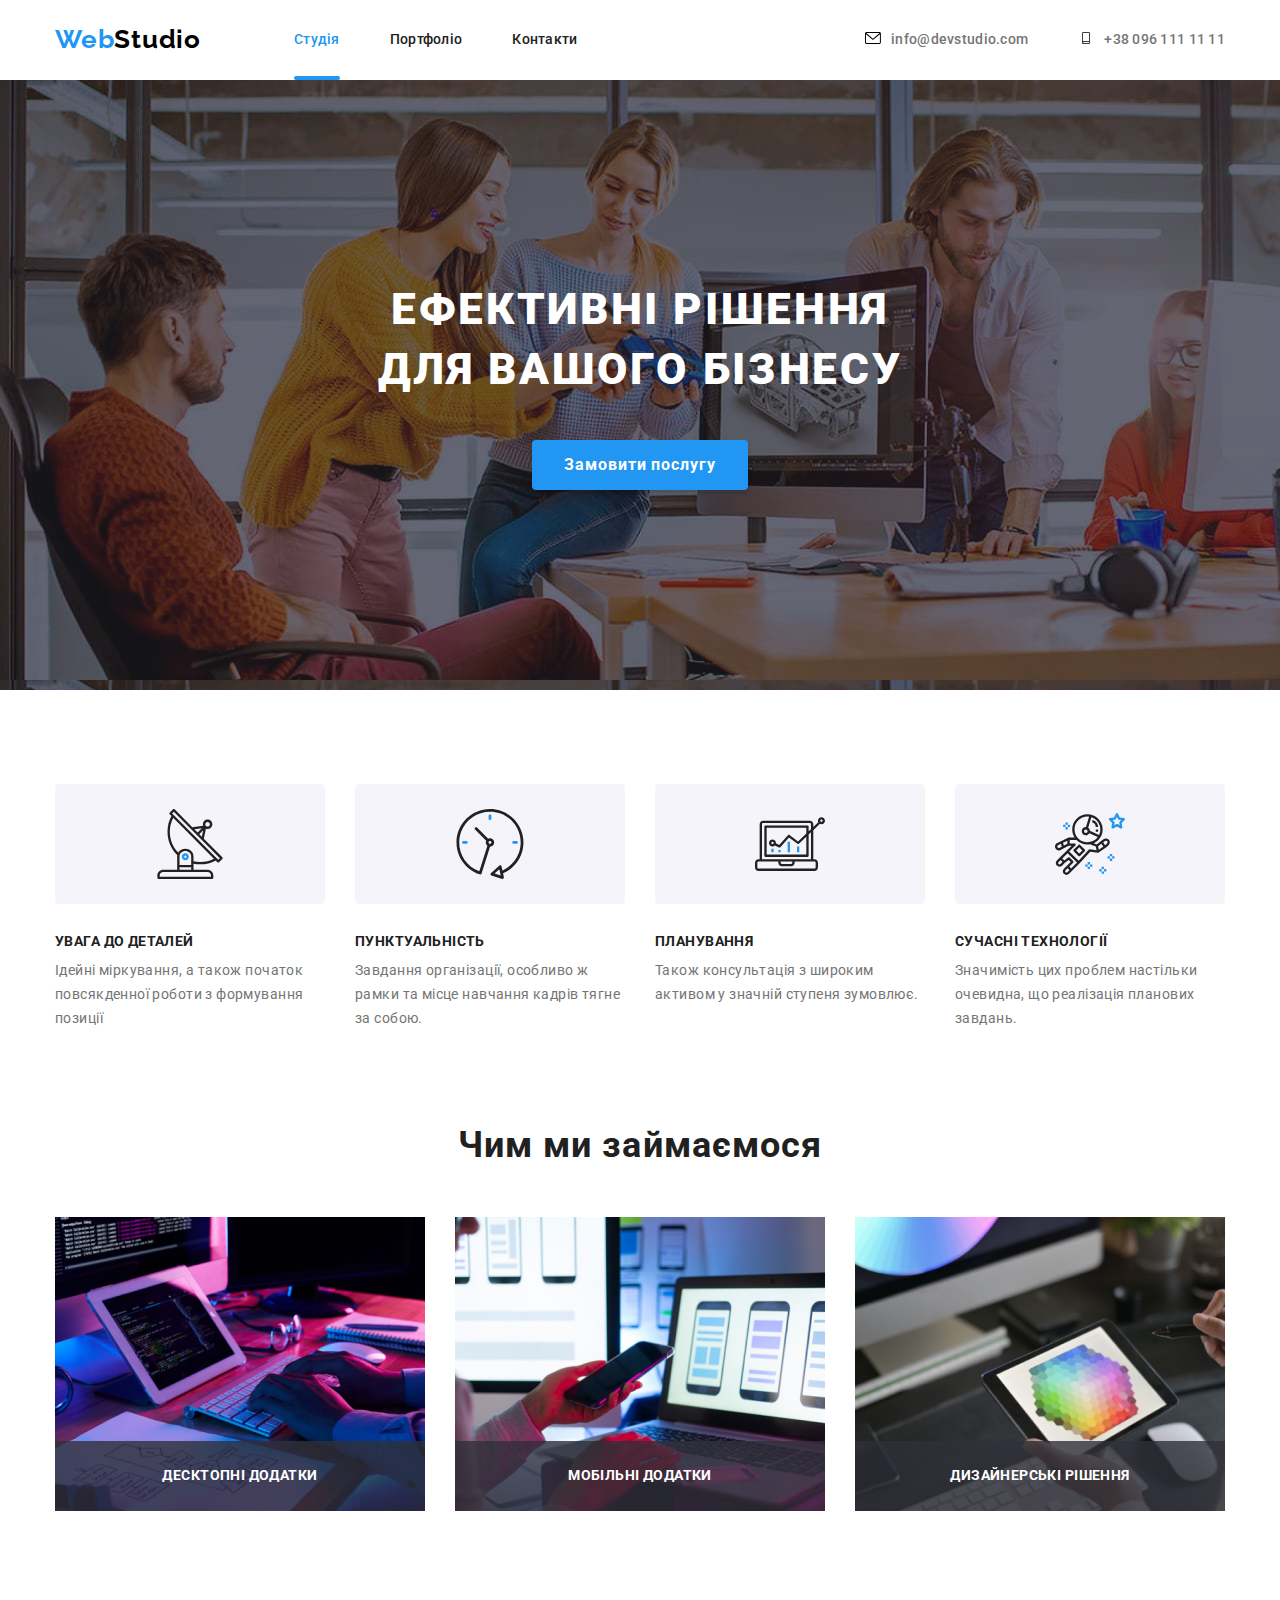
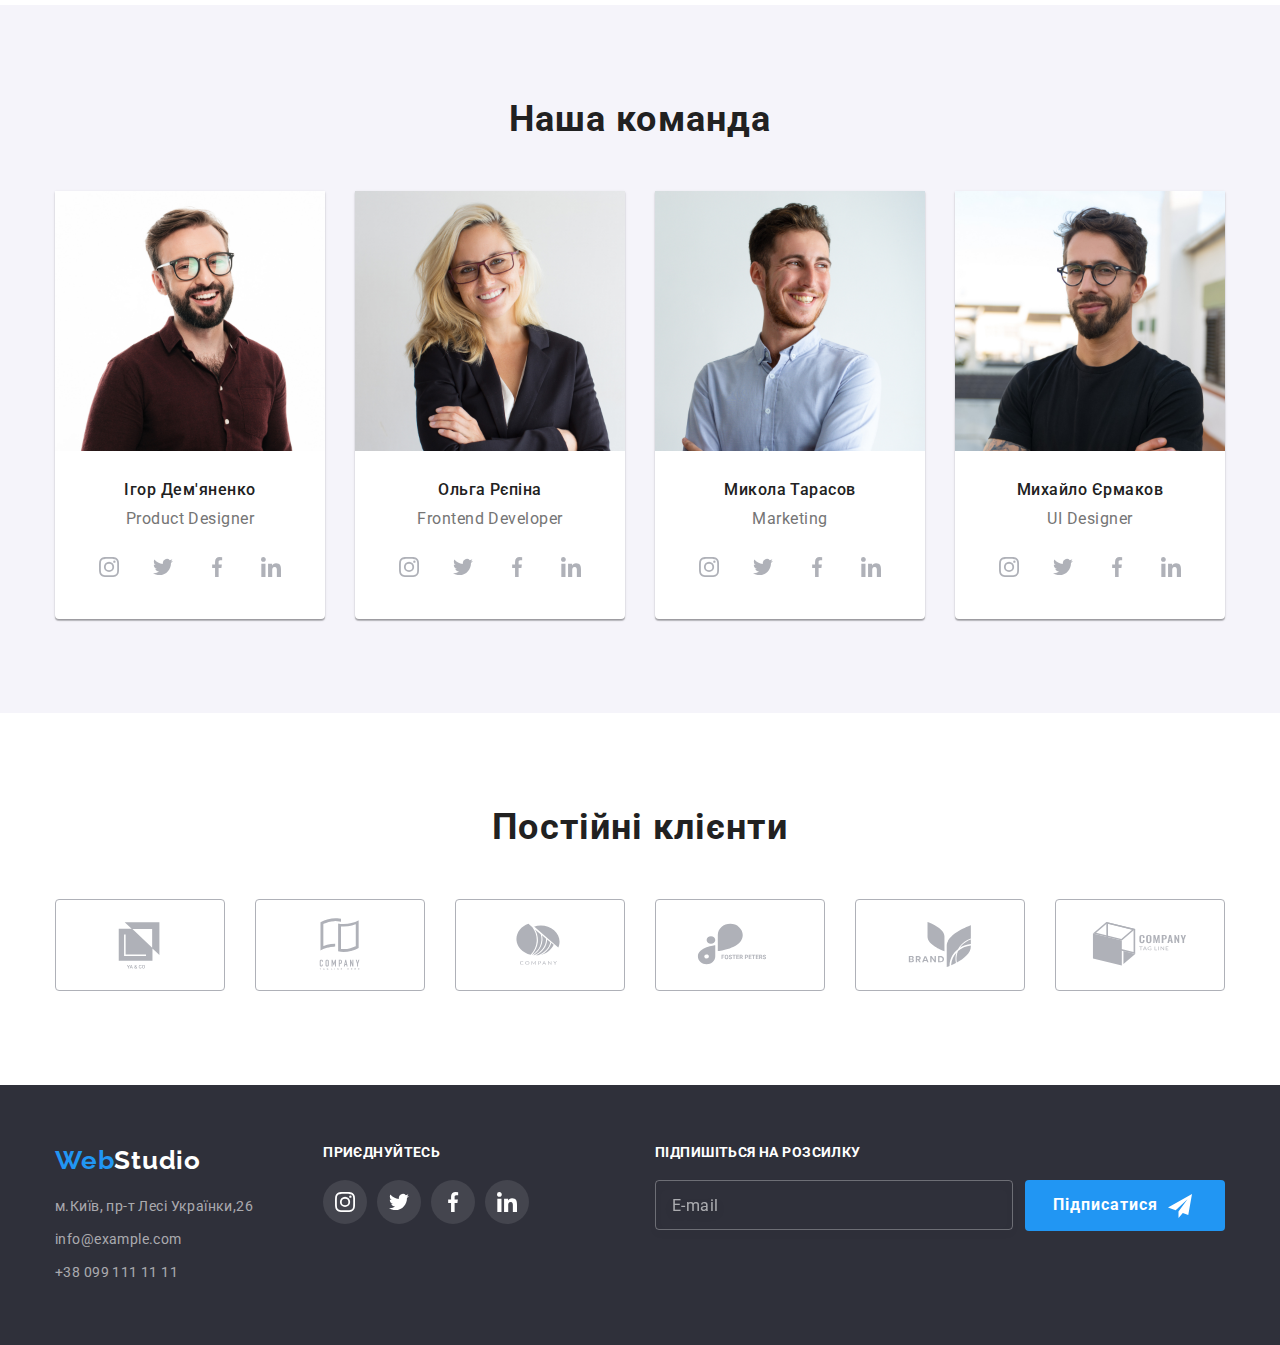
<file: index.html>
<!DOCTYPE html>
<html lang="uk">
  <head>
    <meta charset="UTF-8" />
    <meta http-equiv="X-UA-Compatible" content="IE=edge" />
    <meta name="viewport" content="width=device-width, initial-scale=1.0" />
    <link
      rel="stylesheet"
      href="https://cdnjs.cloudflare.com/ajax/libs/modern-normalize/1.0.0/modern-normalize.min.css"
    />
    <link rel="preconnect" href="https://fonts.googleapis.com" />
    <link rel="preconnect" href="https://fonts.gstatic.com" crossorigin />
    <link
      href="https://fonts.googleapis.com/css2?family=Raleway:wght@700&family=Roboto:wght@400;500;700;900&display=swap"
      rel="stylesheet"
    />
    <!-- <link rel="stylesheet" href="./css/style.css" /> -->
    <link rel="stylesheet" href="./css/main.min.css" />
    <title>Студія</title>
  </head>

  <body>
    <header class="header header__border">
      <div class="container header__container">
        <a href="./index.html" class="logo"
          ><span class="logo__web-part">Web</span>Studio</a
        >
        <nav class="navigation">
          <ul class="navigation__list">
            <li class="navigation__item">
              <a class="navigation__link current" href="./index.html">Студія</a>
            </li>
            <li class="navigation__item">
              <a class="navigation__link" href="./portfolio.html">Портфоліо</a>
            </li>
            <li class="navigation__item">
              <a class="navigation__link" href="">Контакти</a>
            </li>
          </ul>
        </nav>
        <ul class="contact">
          <li class="contact__item">
            <a class="contact__link link" href="mailto:info@devstudio.com">
              <svg class="contact__icon" width="16" height="12">
                <use href="./images/icons.svg#icon-envelope"></use>
              </svg>info@devstudio.com</a>
          </li>
          <li class="contact__item">
            <a class="contact__link" href="tel:+380961111111">
              <svg class="contact__icon" width="16" height="12">
                <use href="./images/icons.svg#icon-smartphone"></use>
              </svg>+38 096 111 11 11</a>
          </li>
        </ul>
      </div>
    </header>

    <main>
      <section class="hero">
        <div class="container">
          <h1 class="hero__title">Ефективні рішення <br />для вашого бізнесу</h1>
          <button type="button" class="hero__btn" data-modal-open>
            Замовити послугу
          </button>
        </div>
      </section>

      <section class="benefits">
        <div class="container">
          <h2 hidden class="benefits__title"></h2>
          <ul class="benefits__list">
            <li class="benefits__item">
              <div class="benefits__icon-box">
                <svg class="benefits__icon" width="70" height="70">
                  <use href="./images/icons.svg#icon-antenna"></use>
                </svg>
              </div>
              <h3 class="benefits__title">Увага до деталей</h3>
              <p class="benefits__text">
                Ідейні міркування, а також початок повсякденної роботи з
                формування позиції
              </p>
            </li>
            <li class="benefits__item">
              <div class="benefits__icon-box">
                <svg class="benefits__icon" width="70" height="70">
                  <use href="./images/icons.svg#icon-clock"></use>
                </svg>
              </div>
              <h3 class="benefits__title">Пунктуальність</h3>
              <p class="benefits__text">
                Завдання організації, особливо ж рамки та місце навчання кадрів
                тягне за собою.
              </p>
            </li>
            <li class="benefits__item">
              <div class="benefits__icon-box">
                <svg class="benefits__icon" width="70" height="70">
                  <use href="./images/icons.svg#icon-diagram"></use>
                </svg>
              </div>
              <h3 class="benefits__title">Планування</h3>
              <p class="benefits__text">
                Також консультація з широким активом у значній ступеня зумовлює.
              </p>
            </li>
            <li class="benefits__item">
              <div class="benefits__icon-box">
                <svg class="benefits__icon" width="70" height="70">
                  <use href="./images/icons.svg#icon-astronaut"></use>
                </svg>
              </div>
              <h3 class="benefits__title">Сучасні технології</h3>
              <p class="benefits__text">
                Значимість цих проблем настільки очевидна, що реалізація
                планових завдань.
              </p>
            </li>
          </ul>
        </div>
      </section>

      <section class="services">
        <div class="container">
          <h2 class="services__title">Чим ми займаємося</h2>
          <ul class="services__list">
            <li class="services__item">
              <div class="services__thumb">
                <img
                  class="services__img"
                  src="./images/img1.jpg"
                  alt="фото"
                  width="370"
                  height="294"
                />
                <p class="services__description">Десктопні додатки</p>
              </div>
            </li>

            <li class="services__item">
              <div class="services__thumb">
                <img
                  class="services__img"
                  src="./images/img2.jpg"
                  alt="фото"
                  width="370"
                  height="294"
                />
                <p class="services__description">Мобільні додатки</p>
              </div>
            </li>
            <li class="services__item">
              <div class="services__thumb">
                <img
                  class="services__img"
                  src="./images/img3.jpg"
                  alt="фото"
                  width="370"
                  height="294"
                />
                <p class="services__description">Дизайнерські рішення</p>
              </div>
            </li>
          </ul>
        </div>
      </section>

      <section class="team">
        <div class="container">
          <h2 class="team__main-title ">Наша команда</h2>
          <ul class="team__list">
            <li class="team__member">
              <img
                class="team__member-img"
                src="./images/img4.jpg"
                alt="Фото Ігоря"
                width="270"
                height="260"
              />
              <div class="team__description">
                <h3 class="team__title">Ігор Дем'яненко</h3>
                <p class="team__text" lang="en">Product Designer</p>
                <ul class="team__soc-list">
                  <li class="team__soc-item">
                    <a href="" class="team__soc-link">
                      <svg class="team__soc-icon" width="20" height="20">
                        <use href="./images/icons.svg#icon-instagram-2"></use>
                      </svg>
                    </a>
                  </li>
                  <li class="team__soc-item">
                    <a href="" class="team__soc-link">
                      <svg class="team__soc-icon" width="20" height="20">
                        <use href="./images/icons.svg#icon-twitter"></use>
                      </svg>
                    </a>
                  </li>
                  <li class="team__soc-item">
                    <a href="" class="team__soc-link">
                      <svg class="team__soc-icon" width="20" height="20">
                        <use href="./images/icons.svg#icon-facebook-1"></use>
                      </svg>
                    </a>
                  </li>
                  <li class="team__soc-item">
                    <a href="" class="team__soc-link">
                      <svg class="team__soc-icon" width="20" height="20">
                        <use href="./images/icons.svg#icon-linkedin-1"></use>
                      </svg>
                    </a>
                  </li>
                </ul>
              </div>
            </li>
            <li class="team__member">
              <img
                class="team__member-img"
                src="./images/img5.jpg"
                alt="Фото Ольги"
                width="270"
                height="260"
              />
              <div class="team__description">
                <h3 class="team__title">Ольга Рєпіна</h3>
                <p class="team__text" lang="en">Frontend Developer</p>
                <ul class="team__soc-list">
                  <li class="team__soc-item">
                    <a href="" class="team__soc-link">
                      <svg class="team__soc-icon" width="20" height="20">
                        <use href="./images/icons.svg#icon-instagram-2"></use>
                      </svg>
                    </a>
                  </li>
                  <li class="team__soc-item">
                    <a href="" class="team__soc-link">
                      <svg class="team__soc-icon" width="20" height="20">
                        <use href="./images/icons.svg#icon-twitter"></use>
                      </svg>
                    </a>
                  </li>
                  <li class="team__soc-item">
                    <a href="" class="team__soc-link">
                      <svg class="team__soc-icon" width="20" height="20">
                        <use href="./images/icons.svg#icon-facebook-1"></use>
                      </svg>
                    </a>
                  </li>
                  <li class="team__soc-item">
                    <a href="" class="team__soc-link">
                      <svg class="team__soc-icon" width="20" height="20">
                        <use href="./images/icons.svg#icon-linkedin-1"></use>
                      </svg>
                    </a>
                  </li>
                </ul>
              </div>
            </li>
            <li class="team__member">
              <img
                class="team__member-img"
                src="./images/img6.jpg"
                alt="Фото Миколи"
                width="270"
                height="260"
              />
              <div class="team__description">
                <h3 class="team__title">Микола Тарасов</h3>
                <p class="team__text" lang="en">Marketing</p>
                <ul class="team__soc-list">
                  <li class="team__soc-item">
                    <a href="" class="team__soc-link">
                      <svg class="team__soc-icon" width="20" height="20">
                        <use href="./images/icons.svg#icon-instagram-2"></use>
                      </svg>
                    </a>
                  </li>
                  <li class="team__soc-item">
                    <a href="" class="team__soc-link">
                      <svg class="team__soc-icon" width="20" height="20">
                        <use href="./images/icons.svg#icon-twitter"></use>
                      </svg>
                    </a>
                  </li>
                  <li class="team__soc-item">
                    <a href="" class="team__soc-link">
                      <svg class="team__soc-icon" width="20" height="20">
                        <use href="./images/icons.svg#icon-facebook-1"></use>
                      </svg>
                    </a>
                  </li>
                  <li class="team__soc-item">
                    <a href="" class="team__soc-link">
                      <svg class="team__soc-icon" width="20" height="20">
                        <use href="./images/icons.svg#icon-linkedin-1"></use>
                      </svg>
                    </a>
                  </li>
                </ul>
              </div>
            </li>
            <li class="team__member">
              <img
                class="team__member-img"
                src="./images/img7.jpg"
                alt="Фото Михайла"
                width="270"
                height="260"
              />
              <div class="team__description">
                <h3 class="team__title">Михайло Єрмаков</h3>
                <p class="team__text" lang="en">UI Designer</p>
                <ul class="team__soc-list">
                  <li class="team__soc-item">
                    <a href="" class="team__soc-link">
                      <svg class="team__soc-icon" width="20" height="20">
                        <use href="./images/icons.svg#icon-instagram-2"></use>
                      </svg>
                    </a>
                  </li>
                  <li class="team__soc-item">
                    <a href="" class="team__soc-link">
                      <svg class="team__soc-icon" width="20" height="20">
                        <use href="./images/icons.svg#icon-twitter"></use>
                      </svg>
                    </a>
                  </li>
                  <li class="team__soc-item">
                    <a href="" class="team__soc-link">
                      <svg class="team__soc-icon" width="20" height="20">
                        <use href="./images/icons.svg#icon-facebook-1"></use>
                      </svg>
                    </a>
                  </li>
                  <li class="team__soc-item">
                    <a href="" class="team__soc-link">
                      <svg class="team__soc-icon" width="20" height="20">
                        <use href="./images/icons.svg#icon-linkedin-1"></use>
                      </svg>
                    </a>
                  </li>
                </ul>
              </div>
            </li>
          </ul>
        </div>
      </section>

      <section class="clients">
        <div class="container">
          <h2 class="clients__main-title">Постійні клієнти</h2>
          <ul class="clients__list">
            <li class="clients__item">
              <a href="" class="clients__link">
                <svg class="clients__icon" width="106" height="60">
                  <use href="./images/icons.svg#icon-Logo-1"></use>
                </svg>
              </a>
            </li>
            <li class="clients__item">
              <a href="" class="clients__link">
                <svg class="clients__icon" width="106" height="60">
                  <use href="./images/icons.svg#icon-Logo-2"></use>
                </svg>
              </a>
            </li>
            <li class="clients__item">
              <a href="" class="clients__link">
                <svg class="clients__icon" width="106" height="60">
                  <use href="./images/icons.svg#icon-Logo-3"></use>
                </svg>
              </a>
            </li>
            <li class="clients__item">
              <a href="" class="clients__link">
                <svg class="clients__icon" width="106" height="60">
                  <use href="./images/icons.svg#icon-Logo-4"></use>
                </svg>
              </a>
            </li>
            <li class="clients__item">
              <a href="" class="clients__link">
                <svg class="clients__icon" width="106" height="60">
                  <use href="./images/icons.svg#icon-Logo-5"></use>
                </svg>
              </a>
            </li>
            <li class="clients__item">
              <a href="" class="clients__link">
                <svg class="clients__icon" width="106" height="60">
                  <use href="./images/icons.svg#icon-Logo-6"></use>
                </svg>
              </a>
            </li>
          </ul>
        </div>
      </section>
    </main>

    <footer class="footer">
      <div class="container footer__container">
        <div class="footer__contact-links">
          <a href="./index.html" class="footer__logo"
            ><span class="logo__web-part">Web</span>Studio</a
          >
          <address>
            <ul class="footer__address-list">
              <li class="footer__address-item">
                <a
                  class="footer__address-link"
                  href="https://goo.gl/maps/e4QjuGKhDgKKB4nHA"
                  target="_blank"
                  rel="noopener norefferer nofollow"
                  >м.Київ, пр-т Лесі Українки,26</a
                >
              </li>
              <li class="footer__address-item">
                <a class="footer__address-link" href="mailto:info@example.com"
                  >info@example.com</a
                >
              </li>
              <li class="footer__address-item">
                <a class="footer__address-link" href="tel:+380991111111" target="_blank"
                  >+38 099 111 11 11</a
                >
              </li>
            </ul>
          </address>
        </div>

        <div class="footer__soc">
          <h3 class="footer__title">приєднуйтесь</h3>
          <ul class="footer__soc-list">
            <li class="footer__soc-item">
              <a
                href="https://www.instagram.com"
                class="footer__soc-link"
                target="_blank"
              >
                <svg class="footer__soc-icon" width="20" height="20">
                  <use href="./images/icons.svg#icon-instagram-2"></use>
                </svg>
              </a>
            </li>
            <li class="footer__soc-item">
              <a
                href="https://twitter.com/home?lang=uk"
                class="footer__soc-link"
                target="_blank"
              >
                <svg class="footer__soc-icon" width="20" height="20">
                  <use href="./images/icons.svg#icon-twitter"></use>
                </svg>
              </a>
            </li>
            <li class="footer__soc-item">
              <a
                href="https://www.facebook.com"
                class="footer__soc-link"
                target="_blank"
              >
                <svg class="footer__soc-icon" width="20" height="20">
                  <use href="./images/icons.svg#icon-facebook-1"></use>
                </svg>
              </a>
            </li>
            <li class="footer__soc-item">
              <a
                href="https://www.linkedin.com"
                class="footer__soc-link"
                target="_blank"
              >
                <svg class="footer__soc-icon" width="20" height="20">
                  <use href="./images/icons.svg#icon-linkedin-1"></use>
                </svg>
              </a>
            </li>
          </ul>
        </div>
        <form class="footer__newsletter">
          <h3 class="footer__newsletter-title">Підпишіться на розсилку</h3>

          <div class="footer__newsletter-thumb">
            <input type="email" name="footer-email" placeholder="E-mail" />
            <button type="submit" class="footer__newsletter-btn">
              Підписатися
              <svg class="footer__send-icon" height="24" width="24">
                <use href="./images/icons.svg#icon-send"></use>
              </svg>
            </button>
          </div>
        </form>
      </div>
    </footer>

    <div class="backdrop is-hidden" data-modal>
      <div class="modal">
        <button type="button" class="modal__btn-close" data-modal-close>
          <svg class="modal__close-icon" width="18" height="18">
            <use href="./images/icons.svg#icon-close-black"></use>
          </svg>
        </button>
        <p class="modal__title">Залиште свої дані, ми вам передзвонимо</p>
        <form class="modal__form">
          <div class="modal__input-wrap">
            <label>
              <span class="modal__input-title">Ім'я</span>
              <div class="modal__input-thumb">
                <input
                  type="text"
                  name="username"
                  class="modal__form-input"
                  required
                />
                <svg class="modal__contact-icon" width="18" height="18">
                  <use href="./images/icons.svg#icon-modal-username-icon"></use>
                </svg>
              </div>
            </label>
          </div>
          <div class="modal__input-wrap">
            <label
              ><span class="modal__input-title">Телефон</span>
              <div class="modal__input-thumb">
                <input type="tel" name="tel" class="modal__form-input" required />
                <svg class="modal__contact-icon" width="18" height="18">
                  <use href="./images/icons.svg#icon-modal-phone-icon"></use>
                </svg>
              </div>
            </label>
          </div>
          <div class="modal__input-wrap">
            <label
              ><span class="modal__input-title">Пошта</span>
              <div class="modal__input-thumb">
                <input type="email" name="mail" class="modal__form-input" required />
                <svg class="modal__contact-icon" width="18" height="18">
                  <use href="./images/icons.svg#icon-modal-email-icon"></use>
                </svg>
              </div>
            </label>
          </div>
          <div class="modal__input-wrap">
            <label>
              <span class="modal__input-title">Коментар</span>
              <textarea
                name="feedback"
                class="modal__feedback-form"
                placeholder="Введіть текст"
              ></textarea>
            </label>
          </div>
          <div class="user-policy">
            <label class="user-policy__check-label">
              <input
                type="checkbox"
                name="policy"
                value="true"
                class="user-policy__input-check visually-hidden"
                required
              />
              <span class="user-policy__checkbox-wrap">
                <svg class="user-policy__check-icon" width="14" height="13">
                  <use href="./images/icons.svg#icon-check-icon"></use>
                </svg>
              </span>
               Погоджуюся з розсилкою та приймаю<a href="#" class="user-policy__agreement">
                Умови договору</a
              ></label
            >
          </div>
          <button type="submit" class="modal__send-btn">Відправити</button>
        </form>
      </div>
    </div>

    <script src="./js/modal.js"></script>
  </body>
</html>
</file>
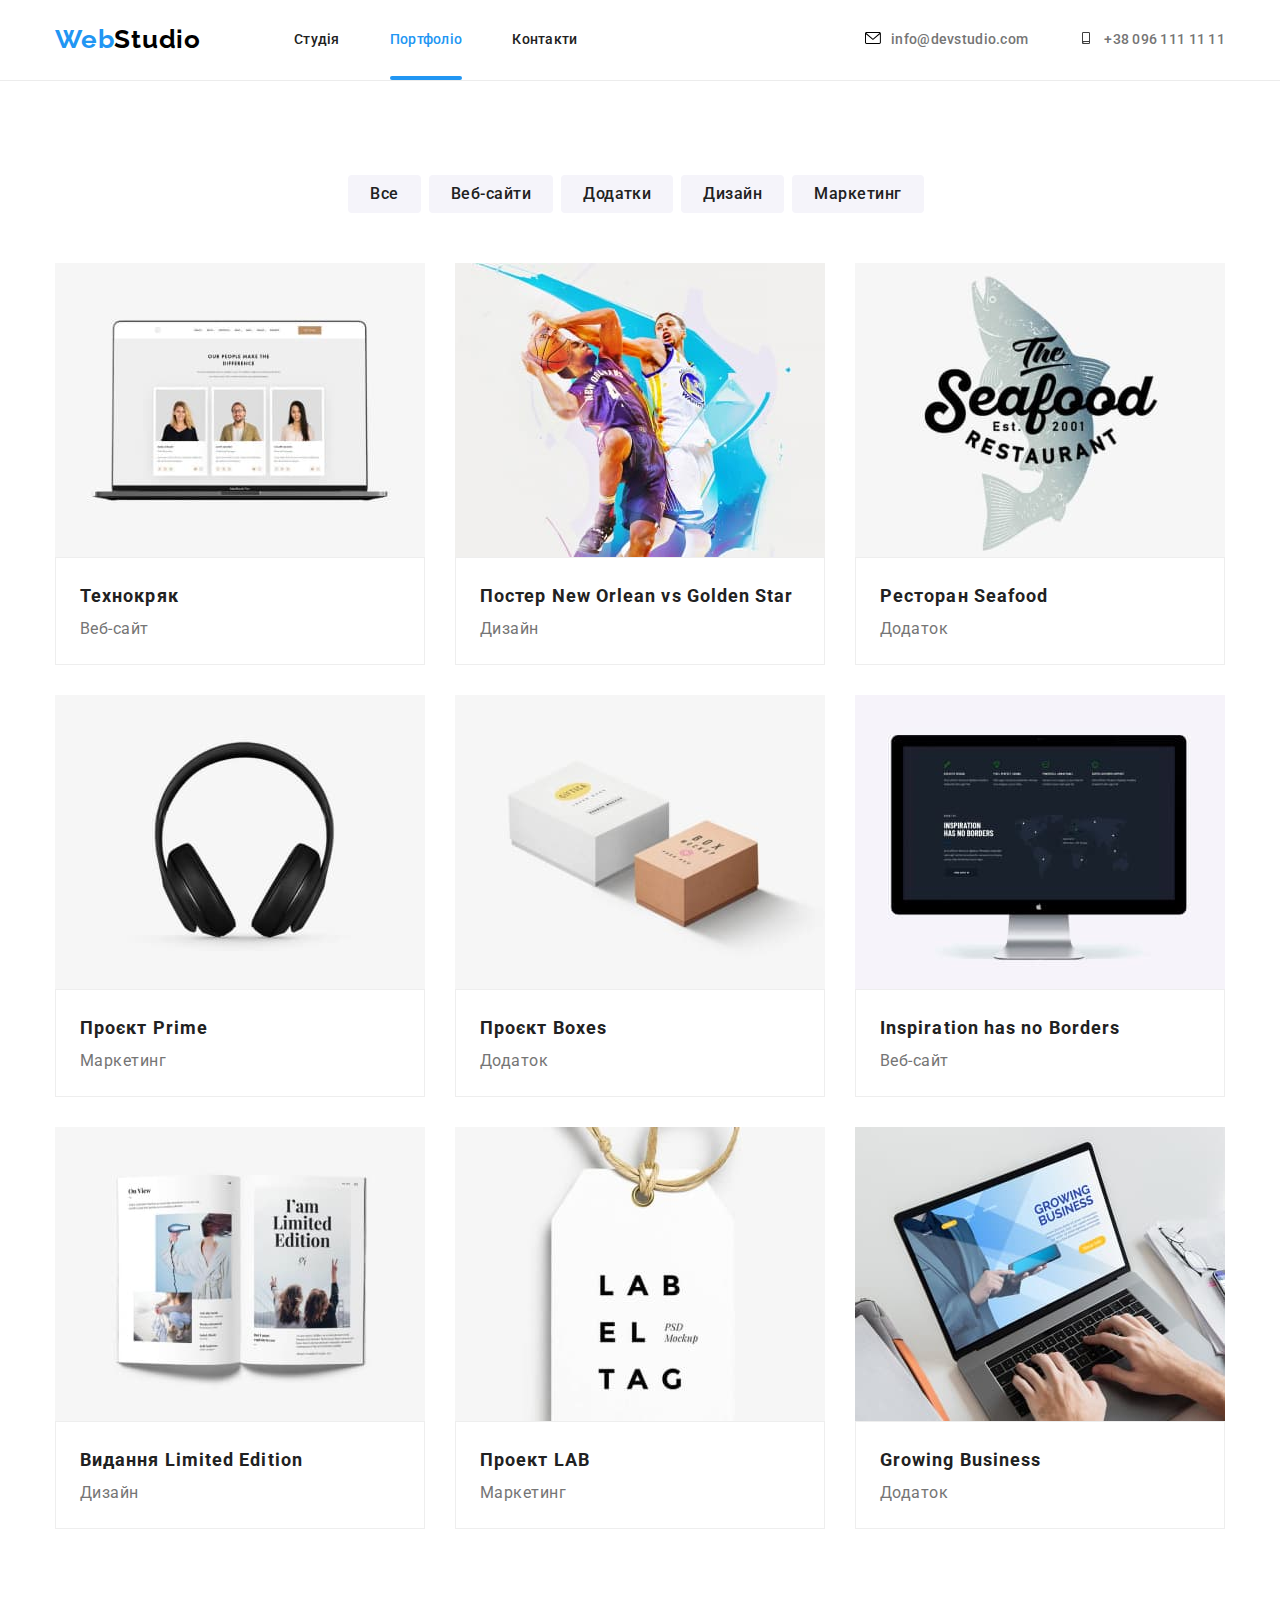
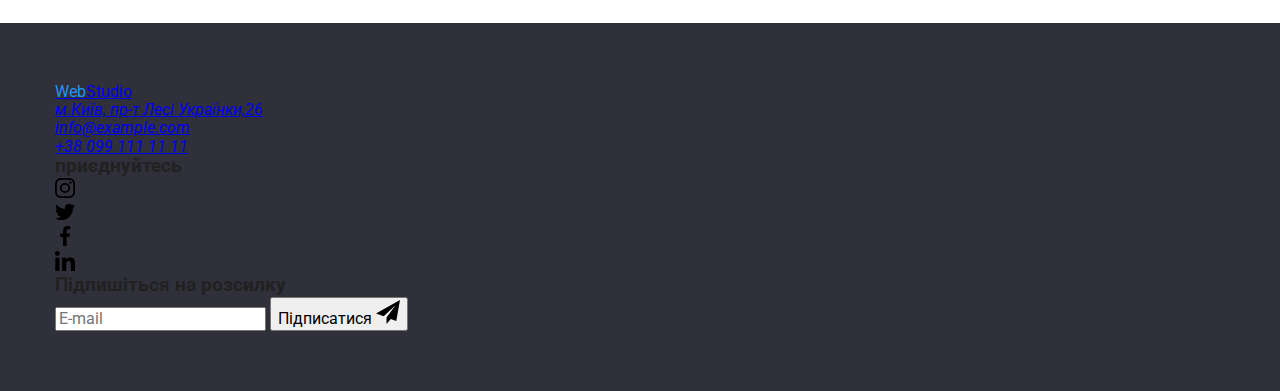
<file: portfolio.html>
<!DOCTYPE html>
<html lang="uk">
  <head>
    <meta charset="UTF-8" />
    <meta http-equiv="X-UA-Compatible" content="IE=edge" />
    <meta name="viewport" content="width=device-width, initial-scale=1.0" />
    <link rel="preconnect" href="https://fonts.googleapis.com" />
    <link rel="preconnect" href="https://fonts.gstatic.com" crossorigin />
    <link
      rel="stylesheet"
      href="https://cdnjs.cloudflare.com/ajax/libs/modern-normalize/1.0.0/modern-normalize.min.css"
    />
    <link
      href="https://fonts.googleapis.com/css2?family=Raleway:wght@700&family=Roboto:wght@400;500;700;900&display=swap"
      rel="stylesheet"
    />
    <!-- <link rel="stylesheet" href="./css/style.css" /> -->
    <link rel="stylesheet" href="./css/main.min.css" />
    <title>Портфоліо</title>
  </head>
  <body>
    <header class="header">
      <div class="container header__container">
        <a href="./index.html" class="logo"
          ><span class="logo__web-part">Web</span>Studio</a
        >
        <nav class="navigation">
          <ul class="navigation__list">
            <li class="navigation__item">
              <a class="navigation__link" href="./index.html">Студія</a>
            </li>
            <li class="navigation__item">
              <a class="navigation__link current" href="./portfolio.html">Портфоліо</a>
            </li>
            <li class="navigation__item">
              <a class="navigation__link" href="">Контакти</a>
            </li>
          </ul>
        </nav>
        <ul class="contact">
          <li class="contact__item">
            <a class="contact__link" href="mailto:info@devstudio.com">
              <svg class="contact__icon" width="16" height="12">
                <use href="./images/icons.svg#icon-envelope"></use>
              </svg>info@devstudio.com</a>
          </li>
          <li class="contact__item">
            <a class="contact__link" href="tel:+380961111111">
              <svg class="contact__icon" width="16" height="12">
                <use href="./images/icons.svg#icon-smartphone"></use>
              </svg>+38 096 111 11 11</a>
          </li>
        </ul>
      </div>
    </header>

    <main class="portfolio-main">
      <section class="filtr-btns">
        <div class="container">
          <ul class="buttons-list">
            <li class="btn-item">
              <button type="button" class="filtr-btn">Все</button>
            </li>
            <li class="btn-item">
              <button type="button" class="filtr-btn">Веб-сайти</button>
            </li>
            <li class="btn-item">
              <button type="button" class="filtr-btn">Додатки</button>
            </li>
            <li class="btn-item">
              <button type="button" class="filtr-btn">Дизайн</button>
            </li>
            <li class="btn-item">
              <button type="button" class="filtr-btn">Маркетинг</button>
            </li>
          </ul>

          <ul class="filtr-items-list">
            <li class="filtr-item">
              <div class="overlay-wrapper">
                <img
                  class="filtr-img"
                  src="./images/img-portfolio1.jpg"
                  alt="Приклад веб-сайта"
                  width="370"
                />
                <p class="overlay-text">
                  Ресурс пропонує комплексні пропозиції з різним рівнем
                  функціоналу та сервісів. Все це дозволить відвідувачу отримати
                  вичерпні відомості про компанію чи приватну особу.
                </p>
              </div>
              <div class="item-description-box">
                <h3 class="item-description-title">Технокряк</h3>
                <p class="item-description-text">Веб-сайт</p>
              </div>
            </li>
            <li class="filtr-item">
              <div class="overlay-wrapper">
                <img
                  class="filtr-img"
                  src="./images/img-portfolio2.jpg"
                  alt="Баскетбольний постер"
                  width="370"
                />
                <p class="overlay-text">
                  Ресурс пропонує комплексні пропозиції з різним рівнем
                  функціоналу та сервісів. Все це дозволить відвідувачу отримати
                  вичерпні відомості про компанію чи приватну особу.
                </p>
              </div>
              <div class="item-description-box">
                <h3 class="item-description-title">
                  Постер New Orlean vs Golden Star
                </h3>
                <p class="item-description-text">Дизайн</p>
              </div>
            </li>
            <li class="filtr-item">
              <div class="overlay-wrapper">
                <img
                  class="filtr-img"
                  src="./images/img-portfolio3.jpg"
                  alt="Логотип рибного ресторану"
                  width="370"
                />
                <p class="overlay-text">
                  Ресурс пропонує комплексні пропозиції з різним рівнем
                  функціоналу та сервісів. Все це дозволить відвідувачу отримати
                  вичерпні відомості про компанію чи приватну особу.
                </p>
              </div>
              <div class="item-description-box">
                <h3 class="item-description-title">Ресторан Seafood</h3>
                <p class="item-description-text">Додаток</p>
              </div>
            </li>
            <li class="filtr-item">
              <div class="overlay-wrapper">
                <img
                  class="filtr-img"
                  src="./images/img-portfolio4.jpg"
                  alt="Зображення навушників"
                  width="370"
                />
                <p class="overlay-text">
                  Ресурс пропонує комплексні пропозиції з різним рівнем
                  функціоналу та сервісів. Все це дозволить відвідувачу отримати
                  вичерпні відомості про компанію чи приватну особу.
                </p>
              </div>
              <div class="item-description-box">
                <h3 class="item-description-title">Проєкт Prime</h3>
                <p class="item-description-text">Маркетинг</p>
              </div>
            </li>
            <li class="filtr-item">
              <div class="overlay-wrapper">
                <img
                  class="filtr-img"
                  src="./images/img-portfolio5.jpg"
                  alt="Зображення коробок"
                  width="370"
                />
                <p class="overlay-text">
                  Ресурс пропонує комплексні пропозиції з різним рівнем
                  функціоналу та сервісів. Все це дозволить відвідувачу отримати
                  вичерпні відомості про компанію чи приватну особу.
                </p>
              </div>
              <div class="item-description-box">
                <h3 class="item-description-title">Проєкт Boxes</h3>
                <p class="item-description-text">Додаток</p>
              </div>
            </li>
            <li class="filtr-item">
              <div class="overlay-wrapper">
                <img
                  class="filtr-img"
                  src="./images/img-portfolio6.jpg"
                  alt="Зображення комп'ютера"
                  width="370"
                />
                <p class="overlay-text">
                  Ресурс пропонує комплексні пропозиції з різним рівнем
                  функціоналу та сервісів. Все це дозволить відвідувачу отримати
                  вичерпні відомості про компанію чи приватну особу.
                </p>
              </div>
              <div class="item-description-box">
                <h3 class="item-description-title">
                  Inspiration has no Borders
                </h3>
                <p class="item-description-text">Веб-сайт</p>
              </div>
            </li>
            <li class="filtr-item">
              <div class="overlay-wrapper">
                <img
                  class="filtr-img"
                  src="./images/img-portfolio7.jpg"
                  alt="Зображення журналу"
                  width="370"
                />
                <p class="overlay-text">
                  Ресурс пропонує комплексні пропозиції з різним рівнем
                  функціоналу та сервісів. Все це дозволить відвідувачу отримати
                  вичерпні відомості про компанію чи приватну особу.
                </p>
              </div>
              <div class="item-description-box">
                <h3 class="item-description-title">Видання Limited Edition</h3>
                <p class="item-description-text">Дизайн</p>
              </div>
            </li>
            <li class="filtr-item">
              <div class="overlay-wrapper">
                <img
                  src="./images/img-portfolio8.jpg"
                  class="filtr-img"
                  alt="Лейбл"
                  width="370"
                />
                <p class="overlay-text">
                  Ресурс пропонує комплексні пропозиції з різним рівнем
                  функціоналу та сервісів. Все це дозволить відвідувачу отримати
                  вичерпні відомості про компанію чи приватну особу.
                </p>
              </div>
              <div class="item-description-box">
                <h3 class="item-description-title">Проект LAB</h3>
                <p class="item-description-text">Маркетинг</p>
              </div>
            </li>
            <li class="filtr-item">
              <div class="overlay-wrapper">
                <img
                  class="filtr-img"
                  src="./images/img-portfolio9.jpg"
                  alt="Зображення праці за ноутбуком"
                  width="370"
                />
                <p class="overlay-text">
                  Ресурс пропонує комплексні пропозиції з різним рівнем
                  функціоналу та сервісів. Все це дозволить відвідувачу отримати
                  вичерпні відомості про компанію чи приватну особу.
                </p>
              </div>

              <div class="item-description-box">
                <h3 class="item-description-title">Growing Business</h3>
                <p class="item-description-text">Додаток</p>
              </div>
            </li>
          </ul>
        </div>
      </section>
    </main>

    <footer class="footer">
      <div class="container footer-container">
        <div class="contact-footer-links">
          <a href="./index.html" class="footer-logo"
            ><span class="logo__web-part">Web</span>Studio</a
          >
          <address>
            <ul class="address-list">
              <li class="address-item">
                <a
                  class="footer-address-link"
                  href="https://goo.gl/maps/e4QjuGKhDgKKB4nHA"
                  target="_blank"
                  rel="noopener norefferer nofollow"
                  >м.Київ, пр-т Лесі Українки,26</a
                >
              </li>
              <li class="address-item">
                <a class="link" href="mailto:info@example.com"
                  >info@example.com</a
                >
              </li>
              <li class="address-item">
                <a class="link" href="tel:+380991111111" target="_blank"
                  >+38 099 111 11 11</a
                >
              </li>
            </ul>
          </address>
        </div>

        <div class="footer-soc">
          <h3 class="footer-title">приєднуйтесь</h3>
          <ul class="footer-soc-list">
            <li class="footer-soc-item">
              <a href="https://www.instagram.com" class="footer-soc-link">
                <svg class="footer-soc-icon" width="20" height="20">
                  <use href="./images/icons.svg#icon-instagram-2"></use>
                </svg>
              </a>
            </li>
            <li class="footer-soc-item">
              <a
                href="https://twitter.com/home?lang=uk"
                class="footer-soc-link"
              >
                <svg class="footer-soc-icon" width="20" height="20">
                  <use href="./images/icons.svg#icon-twitter"></use>
                </svg>
              </a>
            </li>
            <li class="footer-soc-item">
              <a href="https://www.facebook.com" class="footer-soc-link">
                <svg class="footer-soc-icon" width="20" height="20">
                  <use href="./images/icons.svg#icon-facebook-1"></use>
                </svg>
              </a>
            </li>
            <li class="footer-soc-item">
              <a href="https://www.linkedin.com" class="footer-soc-link">
                <svg class="footer-soc-icon" width="20" height="20">
                  <use href="./images/icons.svg#icon-linkedin-1"></use>
                </svg>
              </a>
            </li>
          </ul>
        </div>
        <form class="footer-newsletter">
          <h3 class="newsletter-title">Підпишіться на розсилку</h3>

          <div class="newsletter">
            <input type="email" name="footer-email" placeholder="E-mail" />
            <button type="submit" class="newsletter-btn">
              Підписатися
              <svg class="send-icon" height="24" width="24">
                <use href="./images/icons.svg#icon-send"></use>
              </svg>
            </button>
          </div>
        </form>
      </div>
    </footer>
  </body>
</html>
</file>
<file: css/main.min.css>
body{font-family:"Roboto",sans-serif;color:var(--title-text-color)}h1,h2,h3{color:var(--title-main-color);margin:0}ul{list-style:none;margin:0;padding:0}img{display:block;max-width:100%;height:auto}p{margin:0}.container{width:1200px;padding-left:15px;padding-right:15px;margin-left:auto;margin-right:auto}.logo{padding-top:24px;padding-bottom:25px;margin-right:93px;font-family:"Raleway";font-weight:700;font-size:26px;line-height:1.19;letter-spacing:.03em;color:#000;text-decoration:none}.logo__web-part{color:var(--logo-secondary-color)}.team__soc-link{display:flex;width:100%;height:100%;border-radius:50%;justify-content:center;align-items:center;transition:background-color 250ms cubic-bezier(0.4, 0, 0.2, 1)}.team__soc-link:hover,.team__soc-link:focus{background-color:var(--logo-secondary-color)}.team__soc-item{height:44px;width:44px}.team__soc-list{display:flex;justify-content:center;gap:10px}.team__soc-icon{fill:#afb1b8;transition:fill 250ms cubic-bezier(0.4, 0, 0.2, 1)}.team__soc-link:hover .team__soc-icon,.team__soc-link:focus .team__soc-icon{fill:var(--background-color)}.backdrop{position:fixed;top:0;left:0;width:100%;height:100%;background:rgba(0,0,0,.2);transition:opacity 500ms linear,visibility 500ms}.backdrop.is-hidden{opacity:0;pointer-events:none;visibility:hidden}.modal__btn-close{position:absolute;top:8px;right:8px;width:30px;height:30px;border-radius:50%;background:#fff;border:1px solid rgba(0,0,0,.1);cursor:pointer}.modal__title{font-weight:700;font-size:20px;margin-bottom:12px;line-height:1.15;text-align:center;letter-spacing:.03em;color:var(--title-main-color)}.modal__close-icon{position:absolute;top:50%;left:50%;transform:translate(-50%, -50%);transition:fill 250ms cubic-bezier(0.4, 0, 0.2, 1)}.modal__close-icon:hover,.modal__close-icon:focus{fill:var(--logo-secondary-color)}.modal__form-input{width:100%;height:40px;padding-left:42px;border:1px solid rgba(33,33,33,.2);border-radius:4px;outline:rgba(0,0,0,0);transition:borde-color 250ms cubic-bezier(0.4, 0, 0.2, 1)}.modal__form-input:focus{border-color:var(--logo-secondary-color)}.modal__input-title{font-size:12px;line-height:1.16;letter-spacing:.01em;color:#757575;display:block;margin-bottom:4px}.modal__input-wrap:not(:first-child){margin-top:10px}.modal__feedback-form{width:100%;height:120px;padding:12px 16px;margin-bottom:20px;border:1px solid rgba(33,33,33,.2);border-radius:4px;resize:none;outline:rgba(0,0,0,0)}.modal__feedback-form::-moz-placeholder{font-size:12px;line-height:1.16;letter-spacing:.01em;color:rgba(117,117,117,.5)}.modal__feedback-form:-ms-input-placeholder{font-size:12px;line-height:1.16;letter-spacing:.01em;color:rgba(117,117,117,.5)}.modal__feedback-form::placeholder{font-size:12px;line-height:1.16;letter-spacing:.01em;color:rgba(117,117,117,.5)}.modal__feedback-form:focus{border-color:var(--logo-secondary-color)}.user-policy{margin-bottom:30px}.user-policy__check-label{font-size:14px;line-height:1.71;letter-spacing:.03em;color:var(--title-text-color);display:flex;align-items:center;cursor:pointer}.user-policy__checkbox-wrap{width:16px;height:15px;display:flex;justify-content:center;align-items:center;border:1.75px solid #212121;border-radius:4px;margin-right:7px;transition:background-color 250ms linear}.user-policy__input-check:checked+.user-policy__checkbox-wrap{background-color:var(--logo-secondary-color);border:none}.user-policy__input-check:focus+.user-policy__checkbox-wrap{border-color:var(--logo-secondary-color)}.user-policy__agreement{color:var(--logo-secondary-color);margin-left:5px}.user-policy__check-icon{fill:rgba(0,0,0,0)}.user-policy__input-check:checked+.user-policy__checkbox-wrap .user-policy__check-icon{fill:var(--background-color)}.modal__input-thumb{position:relative}.modal__contact-icon{position:absolute;top:50%;left:15px;transform:translateY(-50%);transition:fill 250ms cubic-bezier(0.4, 0, 0.2, 1)}.modal__form-input:focus+.modal__contact-icon{fill:var(--logo-secondary-color)}.modal__send-btn{display:flex;align-items:center;text-align:center;width:200px;height:50px;margin:0 auto;padding:10px 52px;background:#188ce8;border-radius:4px;cursor:pointer;border-color:rgba(0,0,0,0);font-weight:700;font-size:16px;line-height:1.88;letter-spacing:.06em;color:#fff;transition:transform 250ms cubic-bezier(0.4, 0, 0.2, 1),box-shadow 250ms cubic-bezier(0.4, 0, 0.2, 1)}.modal__send-btn:hover,.modal__send-btn:focus{transform:scale(1.02);box-shadow:0px 4px 4px rgba(0,0,0,.15)}.modal{position:absolute;top:50%;left:50%;transform:translate(-50%, -50%);width:528px;height:581px;padding:40px;background:#fff;box-shadow:0px 1px 3px rgba(0,0,0,.12),0px 1px 1px rgba(0,0,0,.14),0px 2px 1px rgba(0,0,0,.2);border-radius:4px}.overlay-wrapper{position:relative;overflow:hidden}.overlay-text{position:absolute;top:0;left:0;bottom:-1px;padding:63px 24px;font-size:18px;line-height:1.55;letter-spacing:.03em;color:#fff;transform:translateY(100%);background-color:rgba(33,150,243,.9);transition:transform 250ms cubic-bezier(0.4, 0, 0.2, 1),background-color 250ms cubic-bezier(0.4, 0, 0.2, 1)}.filtr-item:hover .overlay-text,.filtr-item:focus .overlay-text{transform:translateY(0)}.btn-item{margin-right:8px}.buttons-list{display:flex;justify-content:center;margin-bottom:50px}.buttons-list .filtr-btn{padding:6px 22px;background:#f5f4fa;border-radius:4px;border-width:0px;font-family:"Roboto";font-style:normal;font-weight:500;font-size:16px;line-height:1.62;text-align:center;letter-spacing:.03em;color:#212121;cursor:pointer;transition:background-color 250ms cubic-bezier(0.4, 0, 0.2, 1),color 250ms cubic-bezier(0.4, 0, 0.2, 1),box-shadow 250ms cubic-bezier(0.4, 0, 0.2, 1)}.buttons-list .filtr-btn:hover,.buttons-list .filtr-btn:focus{background-color:var(--logo-secondary-color);color:var(--background-color);box-shadow:0px 3px 1px rgba(0,0,0,.1),0px 1px 2px rgba(0,0,0,.08),0px 2px 2px rgba(0,0,0,.12)}.header__container{display:flex;align-items:center}.navigation__list{display:flex;align-items:center}.contact{display:flex;align-items:center}.header{background:var(--background-color);border-bottom:1px solid #ececec}.header__border{border-bottom:rgba(0,0,0,0)}.navigation__list .navigation__item:not(:last-child){margin-right:50px}.navigation__list .navigation__link{display:block;padding-bottom:32px;padding-top:32px;font-weight:500;font-size:14px;line-height:1.14;letter-spacing:.02em;color:var(--title-main-color);text-decoration:none;transition:color 250ms cubic-bezier(0.4, 0, 0.2, 1)}.navigation__list .navigation__link:hover,.navigation__list .navigation__link:focus{color:var(--logo-secondary-color)}.navigation__list .navigation__link.current{color:var(--logo-secondary-color)}.navigation__list .navigation__link.current::after{position:absolute;bottom:0px;left:0;content:"";display:block;background:var(--logo-secondary-color);border-radius:2px;width:100%;height:4px}.navigation .navigation__link{position:relative}.contact .contact__link{display:block;font-weight:500;font-size:14px;line-height:1.14;letter-spacing:.02em;color:var(--title-text-color);text-decoration:none;padding-bottom:32px;padding-top:32px}.contact{margin-left:auto}.contact__icon{margin-right:10px;transition:fill 250ms cubic-bezier(0.4, 0, 0.2, 1)}.contact__link:hover .contact__icon,.contact__link:focus .contact__icon{fill:var(--logo-secondary-color)}.contact .contact__item:not(:last-child){margin-right:50px}.contact__link{position:relative;transition:color 250ms cubic-bezier(0.4, 0, 0.2, 1)}.contact__link:hover,.contact__link:focus{color:var(--logo-secondary-color)}.hero{background:#2f303a;background-image:linear-gradient(rgba(47, 48, 58, 0.4), rgba(47, 48, 58, 0.4)),url(../images/Img.jpg);max-width:1600px;margin:0 auto;text-align:center;padding-bottom:200px;padding-top:200px}.hero__title{font-weight:900;font-size:44px;line-height:1.36;text-align:center;letter-spacing:.06em;text-transform:uppercase;color:var(--background-color);margin-bottom:40px}.hero__btn{font-weight:700;font-size:16px;font-family:inherit;line-height:1.87;align-items:center;text-align:center;letter-spacing:.06em;cursor:pointer;color:var(--background-color);background:var(--logo-secondary-color);box-shadow:0px 4px 4px rgba(0,0,0,.15);border-radius:4px;padding:10px 32px 10px 32px;min-width:200px;border:none;transition:transform 250ms cubic-bezier(0.4, 0, 0.2, 1)}.hero__btn:hover,.hero__btn:focus{transform:scale(1.2)}main{background:var(--background-color)}.benefits{padding-top:94px;padding-bottom:94px}.benefits__list{display:flex}.benefits__title{font-weight:700;font-size:14px;line-height:1.14;letter-spacing:.03em;text-transform:uppercase;margin-bottom:10px}.benefits__text{font-size:14px;line-height:1.71;letter-spacing:.03em;color:var(--title-text-color)}.benefits__item{max-width:270px}.benefits__item:not(:last-child){margin-right:30px}.benefits__icon-box{display:flex;justify-content:center;align-items:center;height:120px;background:#f5f4fa;border-radius:4px;margin-bottom:30px}.services{padding-bottom:94px}.services__title{font-weight:700;font-size:36px;line-height:1.16;text-align:center;letter-spacing:.03em;color:var(--title-main-color);margin-bottom:50px}.services__list{display:flex}.services__item:not(:last-child){margin-right:30px}.services__thumb{position:relative}.services__description{position:absolute;font-weight:700;font-size:14px;line-height:1.14;text-align:center;letter-spacing:.03em;text-transform:uppercase;color:#fff;background:rgba(47,48,58,.8);width:100%;padding:27px;bottom:0}.team{background:#f5f4fa;padding-top:94px;padding-bottom:94px}.team__main-title{font-weight:700;font-size:36px;line-height:1.16;text-align:center;letter-spacing:.03em;color:var(--title-main-color);margin-bottom:50px}.team__list{display:flex}.team__title{font-weight:500;font-size:16px;line-height:1.18;text-align:center;letter-spacing:.03em;color:var(--title-main-color);margin-bottom:10px}.team__text{font-size:16px;line-height:1.18;text-align:center;letter-spacing:.03em;color:var(--title-text-color);margin-bottom:16px}.team__list .team__member{background:var(--background-color);box-shadow:0px 1px 3px rgba(0,0,0,.12),0px 1px 1px rgba(0,0,0,.14),0px 2px 1px rgba(0,0,0,.2);border-radius:0px 0px 4px 4px;width:270px;height:428px}.team__list .team__member:not(:last-child){margin-right:30px}.team__description{padding-top:30px;padding-bottom:30px}.clients{padding:94px 0}.clients__main-title{font-weight:700;font-size:36px;line-height:1.16;text-align:center;letter-spacing:.03em;color:var(--title-main-color);margin-bottom:50px}.clients__list{display:flex;justify-content:center;gap:30px}.clients__item{width:170px;height:92px}.clients__link{display:flex;justify-content:center;align-items:center;height:100%;width:100%;border:1px solid #afb1b8;border-radius:4px;transition:border-color 250ms cubic-bezier(0.4, 0, 0.2, 1)}.clients__link:hover,.clients__link:focus{border-color:var(--logo-secondary-color)}.clients__icon{fill:#afb1b8;transition:fill 250ms cubic-bezier(0.4, 0, 0.2, 1)}.clients__link:hover .clients__icon,.clients__link:focus .clients__icon{fill:var(--logo-secondary-color)}.footer{background:#2f303a;padding-top:60px;padding-bottom:60px}.footer__logo{font-family:"Raleway",sans-serif;font-weight:700;font-size:26px;line-height:1.19;letter-spacing:.03em;color:var(--background-color);text-decoration:none;margin-bottom:20px;display:inline-block}.logo__web-part{color:var(--logo-secondary-color)}.footer__address-list .footer__address-item:not(:last-child){margin-bottom:9px}.footer__address-list .footer__address-link{font-size:14px;line-height:1.71;letter-spacing:.03em;color:var(--background-color);text-decoration:none;font-style:normal;transition:color 250ms cubic-bezier(0.4, 0, 0.2, 1)}.footer__address-list .footer__address-link:hover,.footer__address-list .footer__address-link:focus{color:var(--logo-secondary-color)}.footer__address-list .footer__address-link{font-size:14px;line-height:1.71;letter-spacing:.03em;color:rgba(255,255,255,.6);text-decoration:none;font-style:normal;transition:color 250ms cubic-bezier(0.4, 0, 0.2, 1)}.footer__address-list .footer__address-link:hover,.footer__address-list .footer__address-link:focus{color:var(--logo-secondary-color)}.footer__title{font-weight:700;margin-bottom:20px;font-size:14px;line-height:1.14;letter-spacing:.03em;text-transform:uppercase;color:var(--background-color)}.footer__soc{margin-left:70px;align-items:baseline}.footer__soc-list{display:flex;justify-content:center;align-items:center;gap:10px}.footer__soc-icon{fill:var(--background-color)}.footer__soc-link{display:flex;align-items:center;justify-content:center;width:44px;height:44px;border-radius:50%;background:rgba(255,255,255,.1);transition:background-color 250ms cubic-bezier(0.4, 0, 0.2, 1)}.footer__soc-link:hover,.footer__soc-link:focus{background-color:var(--logo-secondary-color)}.footer__container{display:flex}.footer__newsletter{margin-left:auto}.footer__newsletter-title{margin-bottom:20px;font-weight:700;font-size:14px;line-height:1.14;letter-spacing:.03em;text-transform:uppercase;color:#fff}.footer__newsletter-thumb{display:flex}.footer__newsletter-thumb input{width:358px;height:50px;padding-left:16px;border:1px solid rgba(255,255,255,.3);filter:drop-shadow(0px 4px 4px rgba(0, 0, 0, 0.15));border-radius:4px;background-color:rgba(0,0,0,0);transition:border-color 250ms cubic-bezier(0.4, 0, 0.2, 1);outline:none;color:#fff}.footer__newsletter-thumb input::-moz-placeholder{font-size:16px;line-height:20px;letter-spacing:.03em;color:rgba(255,255,255,.6)}.footer__newsletter-thumb input:-ms-input-placeholder{font-size:16px;line-height:20px;letter-spacing:.03em;color:rgba(255,255,255,.6)}.footer__newsletter-thumb input::placeholder{font-size:16px;line-height:20px;letter-spacing:.03em;color:rgba(255,255,255,.6)}.footer__newsletter-thumb input:focus{border-color:var(--logo-secondary-color)}.footer__newsletter-btn{display:flex;align-items:center;text-align:center;width:200px;padding:10px 28px;margin-left:12px;font-weight:700;font-size:16px;line-height:1.88;letter-spacing:.06em;color:#fff;background:var(--logo-secondary-color);border-radius:4px;outline:none;border:none;transition:transform 250ms cubic-bezier(0.4, 0, 0.2, 1),box-shadow 250ms cubic-bezier(0.4, 0, 0.2, 1)}.footer__newsletter-btn:hover,.footer__newsletter-btn:focus{transform:scale(1.02)}.footer__send-icon{fill:#fff;margin-left:10px}.portfolio-main{background:var(--background-color);padding:94px 0}.filtr-items-list .filtr-item{background:var(--background-color);width:370px;margin-right:30px;margin-bottom:30px;transition:box-shadow 250ms cubic-bezier(0.4, 0, 0.2, 1)}.filtr-items-list .filtr-item:hover,.filtr-items-list .filtr-item:focus{box-shadow:0px 1px 1px rgba(0,0,0,.12),0px 4px 4px rgba(0,0,0,.06),1px 4px 6px rgba(0,0,0,.16)}.filtr-items-list .filtr-item:nth-child(3n){margin-right:0px}.filtr-items-list .filtr-item:nth-last-child(-n+3){margin-bottom:0}.item-description-box{padding:20px 24px;border:1px solid #eee}.filtr-items-list{display:flex;flex-wrap:wrap}.filtr-items-list .item-description-title{font-weight:700;font-size:18px;line-height:2;letter-spacing:.06em;color:var(--title-main-color)}.filtr-items-list .item-description-text{font-size:16px;line-height:1.87;letter-spacing:.03em;color:var(--title-text-color)}:root{--title-main-color:#212121;--logo-secondary-color:#2196F3;--title-text-color:#757575;--background-color:#FFFFFF}.visually-hidden{position:absolute;white-space:nowrap;width:1px;height:1px;overflow:hidden;border:0;padding:0;clip:rect(0 0 0 0);-webkit-clip-path:inset(50%);clip-path:inset(50%);margin:-1px}/*# sourceMappingURL=main.min.css.map */
</file>
